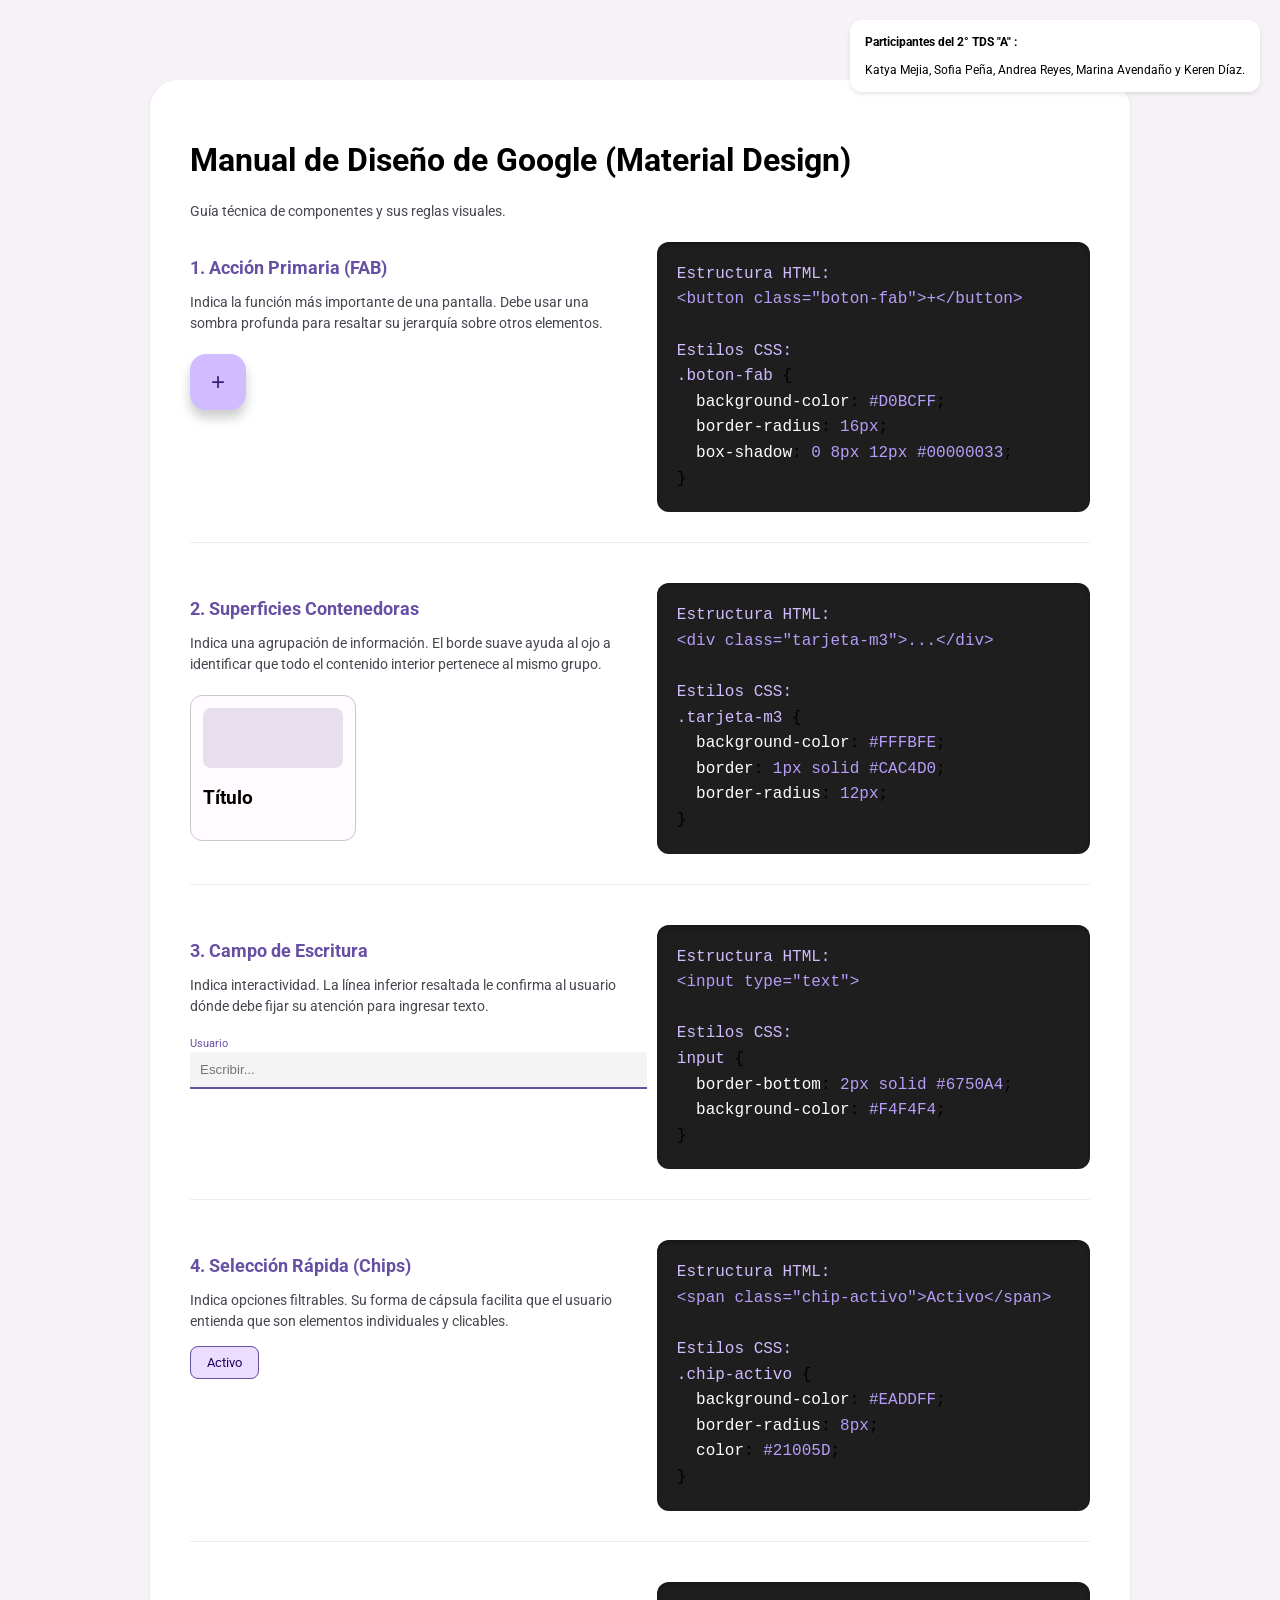
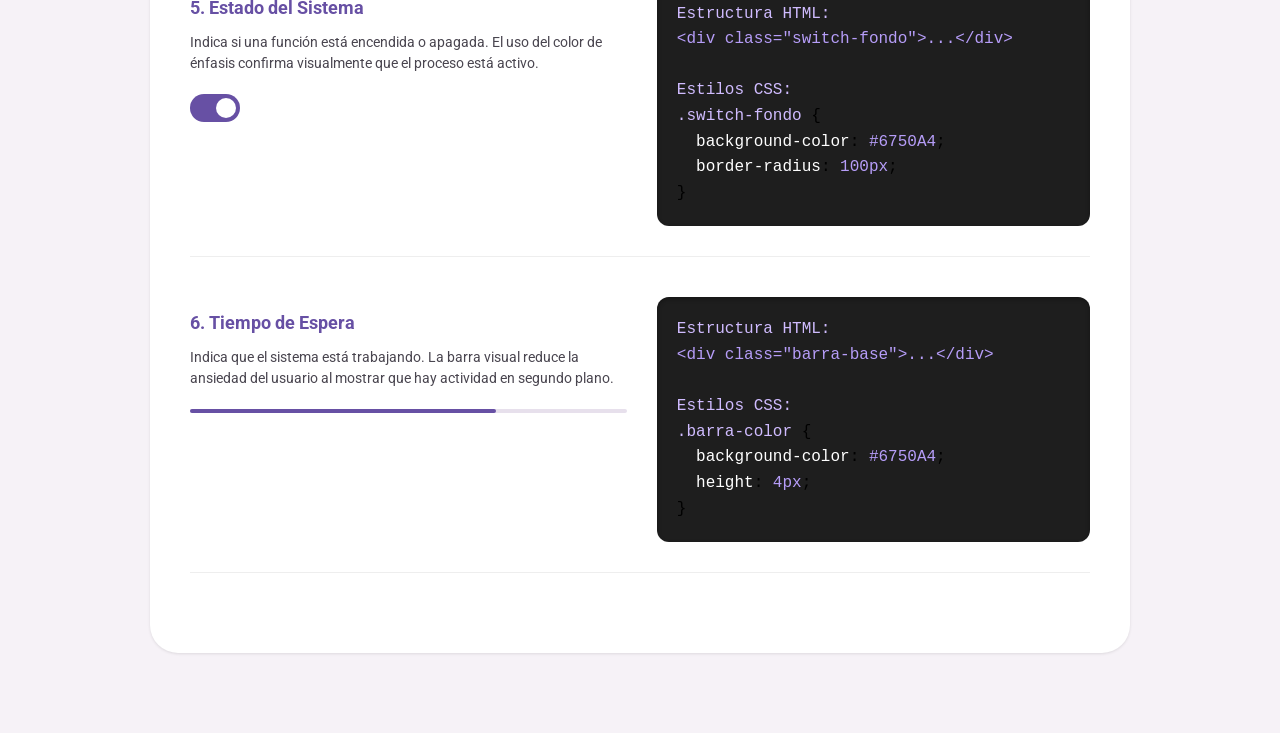
<file: index/index.html>
<!DOCTYPE html>
<html lang="es">
<head>
    <meta charset="UTF-8">
    <title>Principios de Diseño - TDS A</title>
    <link rel="stylesheet" href="https://fonts.googleapis.com/css?family=Roboto:400,500,700&display=swap">
    <link rel="stylesheet" href="./css/estilos.css">
</head>
<body>

    <div class="equipo-creditos">
        <strong> Participantes del 2° TDS "A" :</strong><br><br>
        <span>Katya Mejia, Sofia Peña, Andrea Reyes, Marina Avendaño y Keren Díaz. </span>
    </div>
    <main class="panel-principal">
        <header>
            <h1>Manual de Diseño de Google (Material Design) </h1>
            <p>Guía técnica de componentes y sus reglas visuales.</p>
        </header>

        <section class="seccion-regla">
            <div class="explicacion">
                <h2>1. Acción Primaria (FAB)</h2>
                <p>Indica la función más importante de una pantalla. Debe usar una sombra profunda para resaltar su jerarquía sobre otros elementos.</p>
                <div class="ejemplo-visual">
                    <button class="boton-fab">+</button>
                </div>
            </div>
            <div class="cuadro-codigo">
                <pre>
<span class="clase">Estructura HTML:</span>
<span class="num">&lt;button class="boton-fab"&gt;+&lt;/button&gt;</span>

<span class="clase">Estilos CSS:</span>
<span class="clase">.boton-fab</span> {
  <span class="atrib">background-color</span>: <span class="num">#D0BCFF</span>;
  <span class="atrib">border-radius</span>: <span class="num">16px</span>;
  <span class="atrib">box-shadow</span>: <span class="num">0 8px 12px #00000033</span>;
}</pre>
            </div>
        </section>

        <section class="seccion-regla">
            <div class="explicacion">
                <h2>2. Superficies Contenedoras</h2>
                <p>Indica una agrupación de información. El borde suave ayuda al ojo a identificar que todo el contenido interior pertenece al mismo grupo.</p>
                <div class="ejemplo-visual">
                    <div class="tarjeta-m3">
                        <div class="foto-vacia"></div>
                        <h3>Título</h3>
                    </div>
                </div>
            </div>
            <div class="cuadro-codigo">
                <pre>
<span class="clase">Estructura HTML:</span>
<span class="num">&lt;div class="tarjeta-m3"&gt;...&lt;/div&gt;</span>

<span class="clase">Estilos CSS:</span>
<span class="clase">.tarjeta-m3</span> {
  <span class="atrib">background-color</span>: <span class="num">#FFFBFE</span>;
  <span class="atrib">border</span>: <span class="num">1px solid #CAC4D0</span>;
  <span class="atrib">border-radius</span>: <span class="num">12px</span>;
}</pre>
            </div>
        </section>

        <section class="seccion-regla">
            <div class="explicacion">
                <h2>3. Campo de Escritura</h2>
                <p>Indica interactividad. La línea inferior resaltada le confirma al usuario dónde debe fijar su atención para ingresar texto.</p>
                <div class="ejemplo-visual">
                    <div class="campo-texto">
                        <label>Usuario</label>
                        <input type="text" placeholder="Escribir...">
                    </div>
                </div>
            </div>
            <div class="cuadro-codigo">
                <pre>
<span class="clase">Estructura HTML:</span>
<span class="num">&lt;input type="text"&gt;</span>

<span class="clase">Estilos CSS:</span>
<span class="clase">input</span> {
  <span class="atrib">border-bottom</span>: <span class="num">2px solid #6750A4</span>;
  <span class="atrib">background-color</span>: <span class="num">#F4F4F4</span>;
}</pre>
            </div>
        </section>

        <section class="seccion-regla">
            <div class="explicacion">
                <h2>4. Selección Rápida (Chips)</h2>
                <p>Indica opciones filtrables. Su forma de cápsula facilita que el usuario entienda que son elementos individuales y clicables.</p>
                <div class="ejemplo-visual">
                    <span class="chip-activo">Activo</span>
                </div>
            </div>
            <div class="cuadro-codigo">
                <pre>
<span class="clase">Estructura HTML:</span>
<span class="num">&lt;span class="chip-activo"&gt;Activo&lt;/span&gt;</span>

<span class="clase">Estilos CSS:</span>
<span class="clase">.chip-activo</span> {
  <span class="atrib">background-color</span>: <span class="num">#EADDFF</span>;
  <span class="atrib">border-radius</span>: <span class="num">8px</span>;
  <span class="atrib">color</span>: <span class="num">#21005D</span>;
}</pre>
            </div>
        </section>

        <section class="seccion-regla">
            <div class="explicacion">
                <h2>5. Estado del Sistema</h2>
                <p>Indica si una función está encendida o apagada. El uso del color de énfasis confirma visualmente que el proceso está activo.</p>
                <div class="ejemplo-visual">
                    <div class="switch-fondo">
                        <div class="switch-bola"></div>
                    </div>
                </div>
            </div>
            <div class="cuadro-codigo">
                <pre>
<span class="clase">Estructura HTML:</span>
<span class="num">&lt;div class="switch-fondo"&gt;...&lt;/div&gt;</span>

<span class="clase">Estilos CSS:</span>
<span class="clase">.switch-fondo</span> {
  <span class="atrib">background-color</span>: <span class="num">#6750A4</span>;
  <span class="atrib">border-radius</span>: <span class="num">100px</span>;
}</pre>
            </div>
        </section>

        <section class="seccion-regla">
            <div class="explicacion">
                <h2>6. Tiempo de Espera</h2>
                <p>Indica que el sistema está trabajando. La barra visual reduce la ansiedad del usuario al mostrar que hay actividad en segundo plano.</p>
                <div class="ejemplo-visual">
                    <div class="barra-base">
                        <div class="barra-color"></div>
                    </div>
                </div>
            </div>
            <div class="cuadro-codigo">
                <pre>
<span class="clase">Estructura HTML:</span>
<span class="num">&lt;div class="barra-base"&gt;...&lt;/div&gt;</span>

<span class="clase">Estilos CSS:</span>
<span class="clase">.barra-color</span> {
  <span class="atrib">background-color</span>: <span class="num">#6750A4</span>;
  <span class="atrib">height</span>: <span class="num">4px</span>;
}</pre>
            </div>
        </section>

    </main>
</body>
</html>
</file>
<file: index/css/estilos.css>
/* --- ESTILOS DE PÁGINA --- */
body {
    font-family: 'Roboto', sans-serif;
    background-color: #F6F2F7;
    margin: 0;
    display: flex;
    justify-content: center;
    padding: 80px 20px;
}

.equipo-creditos {
    position: fixed;
    top: 20px;
    right: 20px;
    background-color: #FFFFFF;
    padding: 15px;
    border-radius: 12px;
    box-shadow: 0 2px 4px #0000001A;
    font-size: 12px;
    z-index: 100;
}

.panel-principal {
    background-color: #FFFFFF;
    max-width: 900px;
    width: 100%;
    padding: 40px;
    border-radius: 28px;
    box-shadow: 0 1px 3px #0000001A;
}

.seccion-regla {
    margin-bottom: 40px;
    padding-bottom: 30px;
    border-bottom: 1px solid #EEEEEE;
    display: flex;
    justify-content: space-between;
    gap: 30px;
}

.explicacion { width: 50%; }
h2 { color: #6750A4; font-size: 18px; margin-bottom: 10px; }
p { font-size: 14px; color: #49454F; margin-bottom: 20px; line-height: 1.5; }

/* --- BLOQUES DE CÓDIGO --- */
.cuadro-codigo {
    background-color: #1E1E1E;
    padding: 20px;
    border-radius: 12px;
    width: 45%;
    box-shadow: inset 0 2px 4px #0000004D;
}

pre { margin: 0; font-family: 'Consolas', monospace; line-height: 1.6; }
.clase { color: #D0BCFF; } 
.atrib { color: #FFFFFF; }
.num { color: #B69DF8; }

/* --- ESTILOS DE COMPONENTES --- */
.boton-fab {
    background-color: #D0BCFF; color: #381E72; border: none;
    width: 56px; height: 56px; border-radius: 16px;
    box-shadow: 0 8px 12px #00000033; font-size: 24px;
}

.tarjeta-m3 {
    border: 1px solid #CAC4D0; border-radius: 12px;
    padding: 12px; width: 140px; background-color: #FFFBFE;
}
.foto-vacia { background-color: #E7E0EC; height: 60px; border-radius: 8px; margin-bottom: 8px; }

.campo-texto label { display: block; font-size: 11px; color: #6750A4; margin-bottom: 2px; }
.campo-texto input {
    border: none; border-bottom: 2px solid #6750A4;
    background-color: #F4F4F4; padding: 10px; border-radius: 4px 4px 0 0; width: 100%;
}

.chip-activo {
    background-color: #EADDFF; color: #21005D; padding: 8px 16px;
    border-radius: 8px; font-size: 13px; border: 1px solid #6750A4;
}

.switch-fondo {
    width: 50px; height: 28px; background-color: #6750A4;
    border-radius: 100px; position: relative;
}
.switch-bola {
    width: 20px; height: 20px; background-color: #FFFFFF;
    border-radius: 50%; position: absolute; right: 4px; top: 4px;
}

.barra-base { width: 100%; height: 4px; background-color: #E7E0EC; border-radius: 2px; margin-top: 10px; }
.barra-color { width: 70%; height: 100%; background-color: #6750A4; border-radius: 2px; }
</file>
